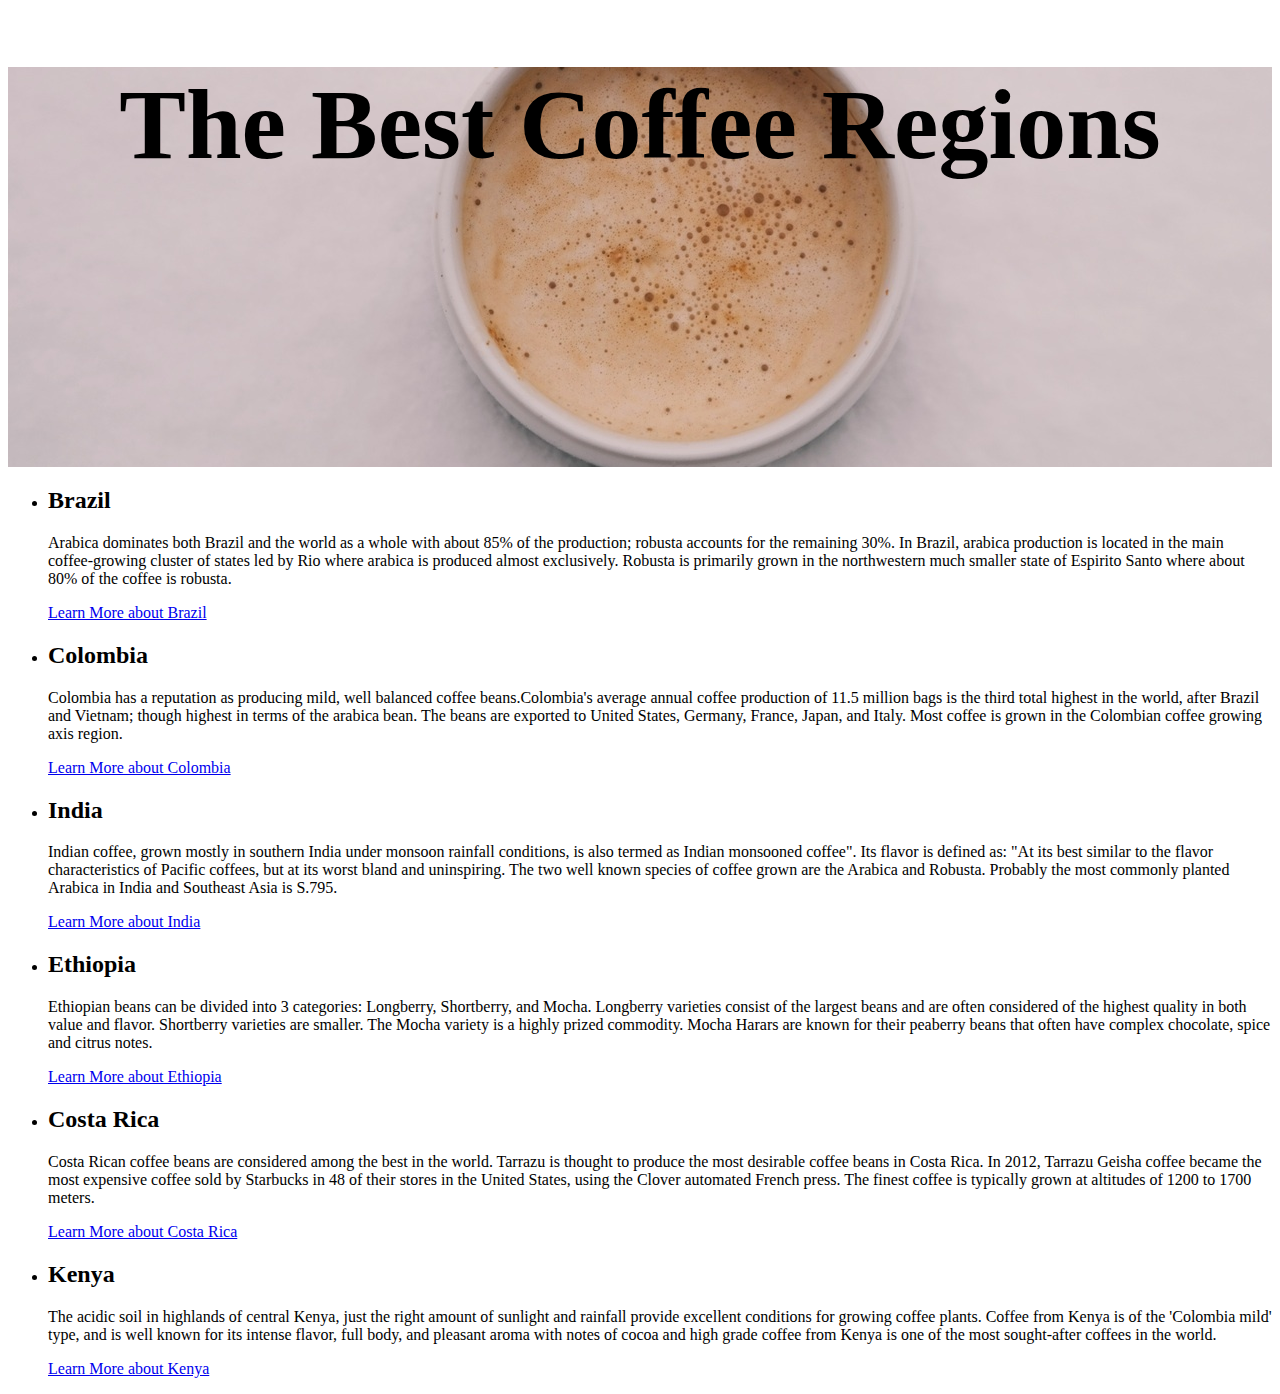
<file: index.html>
<!DOCTYPE html>
<html lang="en">

<head>
    <meta charset="UTF-8">
    <meta http-equiv="X-UA-Compatible" content="IE=edge">
    <meta name="viewport" content="width=device-width, initial-scale=1.0">
    <title>Coffee</title>
    <link rel="shortcut icon" href="./img/coffee.png" type="image/x-icon">
    <link rel="stylesheet" href="style.css">
</head>

<body>
    <div class="header">
        <h1>
            The Best Coffee Regions
        </h1>
    </div>
    <div class="main">
        <ul>
            <li>
                <h2>
                    Brazil
                </h2>
                <p>
                    Arabica dominates both Brazil and the world as a whole with about 85% of the production; robusta accounts for the remaining 30%. In Brazil, arabica production is located in the main coffee-growing cluster of states led by Rio where arabica is produced
                    almost exclusively. Robusta is primarily grown in the northwestern much smaller state of Espirito Santo where about 80% of the coffee is robusta.
                </p>
                <a href="https://ru.wikipedia.org/wiki/%D0%91%D1%80%D0%B0%D0%B7%D0%B8%D0%BB%D0%B8%D1%8F">
                    Learn More about Brazil
                </a>
            </li>
            <li>
                <h2>
                    Colombia
                </h2>
                <p>
                    Colombia has a reputation as producing mild, well balanced coffee beans.Colombia's average annual coffee production of 11.5 million bags is the third total highest in the world, after Brazil and Vietnam; though highest in terms of the arabica bean. The
                    beans are exported to United States, Germany, France, Japan, and Italy. Most coffee is grown in the Colombian coffee growing axis region.

                </p>
                <a href="https://ru.wikipedia.org/wiki/%D0%9A%D0%BE%D0%BB%D1%83%D0%BC%D0%B1%D0%B8%D1%8F">
                    Learn More about Colombia
                </a>
            </li>
            <li>
                <h2>
                    India
                </h2>
                <p>
                    Indian coffee, grown mostly in southern India under monsoon rainfall conditions, is also termed as Indian monsooned coffee". Its flavor is defined as: "At its best similar to the flavor characteristics of Pacific coffees, but at its worst bland and uninspiring.
                    The two well known species of coffee grown are the Arabica and Robusta. Probably the most commonly planted Arabica in India and Southeast Asia is S.795.
                </p>
                <a href="https://ru.wikipedia.org/wiki/%D0%98%D0%BD%D0%B4%D0%B8%D1%8F">
                    Learn More about India
                </a>
            </li>
            <li>
                <h2>
                    Ethiopia
                </h2>
                <p>
                    Ethiopian beans can be divided into 3 categories: Longberry, Shortberry, and Mocha. Longberry varieties consist of the largest beans and are often considered of the highest quality in both value and flavor. Shortberry varieties are smaller. The Mocha
                    variety is a highly prized commodity. Mocha Harars are known for their peaberry beans that often have complex chocolate, spice and citrus notes. </p>
                <a href="https://ru.wikipedia.org/wiki/%D0%AD%D1%84%D0%B8%D0%BE%D0%BF%D0%B8%D1%8F">
                    Learn More about Ethiopia
                </a>
            </li>
            <li>
                <h2>
                    Costa Rica
                </h2>
                <p>
                    Costa Rican coffee beans are considered among the best in the world. Tarrazu is thought to produce the most desirable coffee beans in Costa Rica. In 2012, Tarrazu Geisha coffee became the most expensive coffee sold by Starbucks in 48 of their stores in
                    the United States, using the Clover automated French press. The finest coffee is typically grown at altitudes of 1200 to 1700 meters.
                </p>
                <a href="https://ru.wikipedia.org/wiki/%D0%9A%D0%BE%D1%81%D1%82%D0%B0-%D0%A0%D0%B8%D0%BA%D0%B0">
                    Learn More about Costa Rica
                </a>
            </li>
            <li>
                <h2>
                    Kenya
                </h2>
                <p>
                    The acidic soil in highlands of central Kenya, just the right amount of sunlight and rainfall provide excellent conditions for growing coffee plants. Coffee from Kenya is of the 'Colombia mild' type, and is well known for its intense flavor, full body,
                    and pleasant aroma with notes of cocoa and high grade coffee from Kenya is one of the most sought-after coffees in the world. </p>
                <a href="https://ru.wikipedia.org/wiki/%D0%9A%D0%B5%D0%BD%D0%B8%D1%8F">
                    Learn More about Kenya
                </a>
            </li>
        </ul>

    </div>


</body>

</html>
</file>
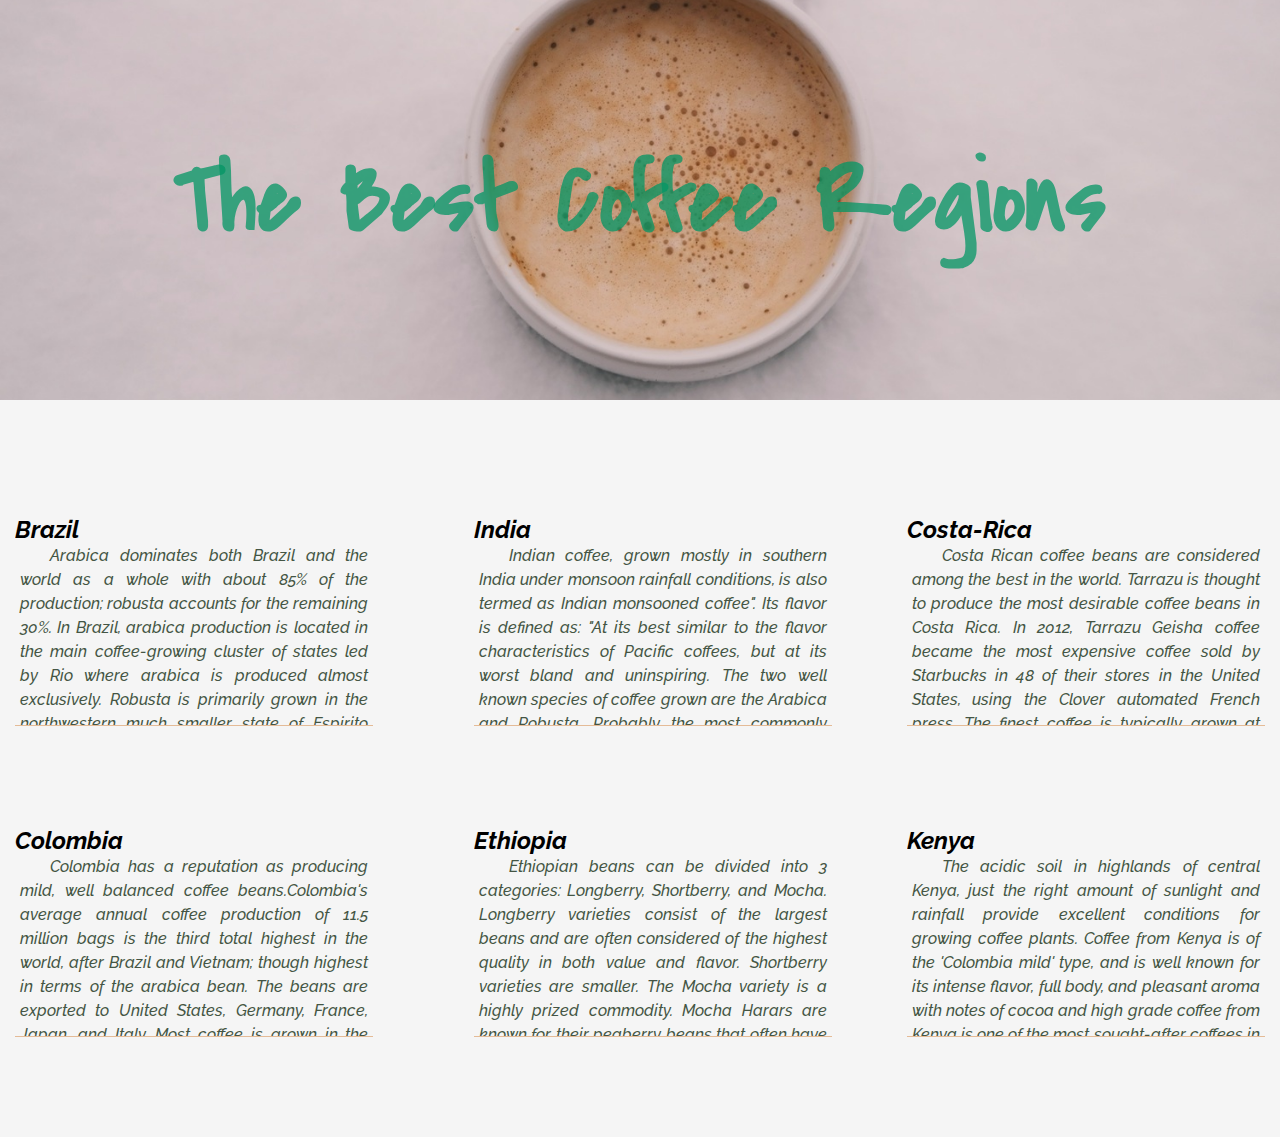
<file: HW/3/morning/index.html>
<!DOCTYPE html>
<html lang="en">
    <head>
        <meta charset="UTF-8" />
        <link
            rel="shortcut icon"
            href="./img/coffee.png"
            type="image/x-icon"
        />
        <link rel="stylesheet" href="./style.css" />
        <title>Coffee</title>
    </head>
    <body>
        <div class="header">
            <h1>The Best Coffee Regions</h1>
        </div>
        <div class="main">
            <div class="left">
                <div>
                    <h2>Brazil</h2>
                    <p>
                        Arabica dominates both Brazil and the world as a whole
                        with about 85% of the production; robusta accounts for
                        the remaining 30%. In Brazil, arabica production is
                        located in the main coffee-growing cluster of states led
                        by Rio where arabica is produced almost exclusively.
                        Robusta is primarily grown in the northwestern much
                        smaller state of Espirito Santo where about 80% of the
                        coffee is robusta.
                    </p>
                    <a
                        href="https://ru.wikipedia.org/wiki/%D0%91%D1%80%D0%B0%D0%B7%D0%B8%D0%BB%D0%B8%D1%8F"
                        >Learn More about Brazil</a
                    >
                </div>
                <div>
                    <h2>Colombia</h2>
                    <p>
                        Colombia has a reputation as producing mild, well
                        balanced coffee beans.Colombia's average annual coffee
                        production of 11.5 million bags is the third total
                        highest in the world, after Brazil and Vietnam; though
                        highest in terms of the arabica bean. The beans are
                        exported to United States, Germany, France, Japan, and
                        Italy. Most coffee is grown in the Colombian coffee
                        growing axis region.
                    </p>
                    <a
                        href="https://ru.wikipedia.org/wiki/%D0%9A%D0%BE%D0%BB%D1%83%D0%BC%D0%B1%D0%B8%D1%8F"
                        >Learn More about Colombia</a
                    >
                </div>
            </div>
            <div class="center">
                <div>
                    <h2>India</h2>
                    <p>
                        Indian coffee, grown mostly in southern India under
                        monsoon rainfall conditions, is also termed as Indian
                        monsooned coffee". Its flavor is defined as: "At its
                        best similar to the flavor characteristics of Pacific
                        coffees, but at its worst bland and uninspiring. The two
                        well known species of coffee grown are the Arabica and
                        Robusta. Probably the most commonly planted Arabica in
                        India and Southeast Asia is S.795.
                    </p>
                    <a
                        href="https://ru.wikipedia.org/wiki/%D0%98%D0%BD%D0%B4%D0%B8%D1%8F"
                        >Learn More about India</a
                    >
                </div>
                <div>
                    <h2>Ethiopia</h2>
                    <p>
                        Ethiopian beans can be divided into 3 categories:
                        Longberry, Shortberry, and Mocha. Longberry varieties
                        consist of the largest beans and are often considered of
                        the highest quality in both value and flavor. Shortberry
                        varieties are smaller. The Mocha variety is a highly
                        prized commodity. Mocha Harars are known for their
                        peaberry beans that often have complex chocolate, spice
                        and citrus notes.
                    </p>
                    <a
                        href="https://ru.wikipedia.org/wiki/%D0%AD%D1%84%D0%B8%D0%BE%D0%BF%D0%B8%D1%8F"
                        >Learn More about Ethiopia</a
                    >
                </div>
            </div>
            <div class="right">
                <div>
                    <h2>Costa-Rica</h2>
                    <p>
                        Costa Rican coffee beans are considered among the best
                        in the world. Tarrazu is thought to produce the most
                        desirable coffee beans in Costa Rica. In 2012, Tarrazu
                        Geisha coffee became the most expensive coffee sold by
                        Starbucks in 48 of their stores in the United States,
                        using the Clover automated French press. The finest
                        coffee is typically grown at altitudes of 1200 to 1700
                        meters.
                    </p>
                    <a
                        href="https://ru.wikipedia.org/wiki/%D0%9A%D0%BE%D1%81%D1%82%D0%B0-%D0%A0%D0%B8%D0%BA%D0%B0"
                        >Learn More about Costa-Rica</a
                    >
                </div>
                <div>
                    <h2>Kenya</h2>
                    <p>
                        The acidic soil in highlands of central Kenya, just the
                        right amount of sunlight and rainfall provide excellent
                        conditions for growing coffee plants. Coffee from Kenya
                        is of the 'Colombia mild' type, and is well known for
                        its intense flavor, full body, and pleasant aroma with
                        notes of cocoa and high grade coffee from Kenya is one
                        of the most sought-after coffees in the world.
                    </p>
                    <a
                        href="https://ru.wikipedia.org/wiki/%D0%9A%D0%B5%D0%BD%D0%B8%D1%8F"
                        >Learn More about Kenya</a
                    >
                </div>
            </div>
        </div>
    </body>
</html>
</file>
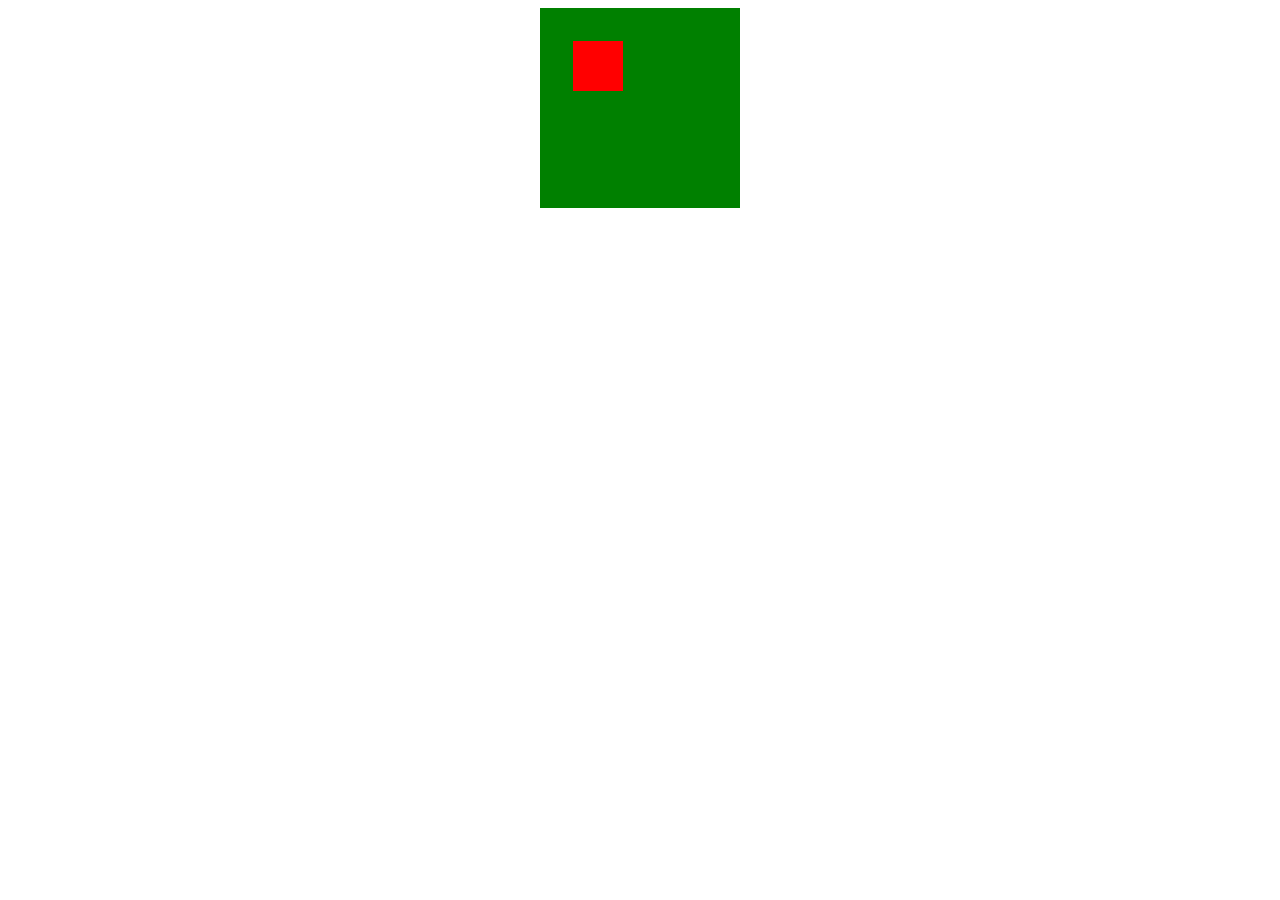
<file: HW/7/morning/index.html>
<!DOCTYPE html>
<html lang="en">
<head>
    <meta charset="UTF-8">
    <meta http-equiv="X-UA-Compatible" content="IE=edge">
    <meta name="viewport" content="width=device-width, initial-scale=1.0">
    <link rel="stylesheet" href="./style.css">
    <script src="./scrypt.js" defer></script>
    <title>Document</title>
</head>
<body>
    <div id="container">
        <div id="box"></div>
    </div>
</body>
</html>
</file>
<file: style.css>
body {
    background-color: #fff;
}

.header {
    height: 400px;
    background-image: url("./img/coffee-bgnd.jpeg");
    background-position: center;
    background-repeat: no-repeat;
}

h1 {
    font-size: 100px;
    text-align: center;
}
</file>
<file: HW/3/morning/style.css>
@import url('https://fonts.googleapis.com/css2?family=Covered+By+Your+Grace&family=Raleway:ital,wght@0,100;0,500;0,600;0,800;1,500;1,600;1,800&display=swap');

* {
    margin: 0;
    padding: 0;
}

body {
    background-color: whitesmoke;
    font-family: 'Raleway', sans-serif;
    font-weight: 500;
    font-style: italic;
}

.header {
    height: 400px;
    background-image: url("./img/coffee-bgnd.jpeg");
    background-position: center;
    background-repeat: no-repeat;
    background-size: cover;
}

h1 {
    font-style: normal;
    font-family: 'Covered By Your Grace', cursive;
    font-size: 100px;
    text-align: center;
    color: rgba(3, 150, 100, .75);
    padding-top: 132px;
}

.main {
    position: relative;
}

.left, .right, .center {
    position: absolute;
    width: 28%;
    top: 15px;
}

.left {
    left: 15px;
}

.right {
    right: 15px;
}

.center {
    left: 37%;
}

.left > div, .right > div, .center > div {
    margin: 100px 0;
    border-bottom: 1px solid #e4bb97;
    padding-bottom: 60px;
    height: 150px;
    overflow-y: auto;
}

.main div > p {
    text-align: justify;
    color: #454;
    padding: 0 5px;
    line-height: 1.5;
    text-indent: 30px;
    font-weight: 500;
}
</file>
<file: HW/7/morning/style.css>
#container {
    width: 200px;
    height: 200px;
    background-color: green;
    position: relative;
    margin: 0 auto;
}

#box {
    width: 50px;
    height: 50px;
    background-color: red;
    position: absolute;
}
</file>
